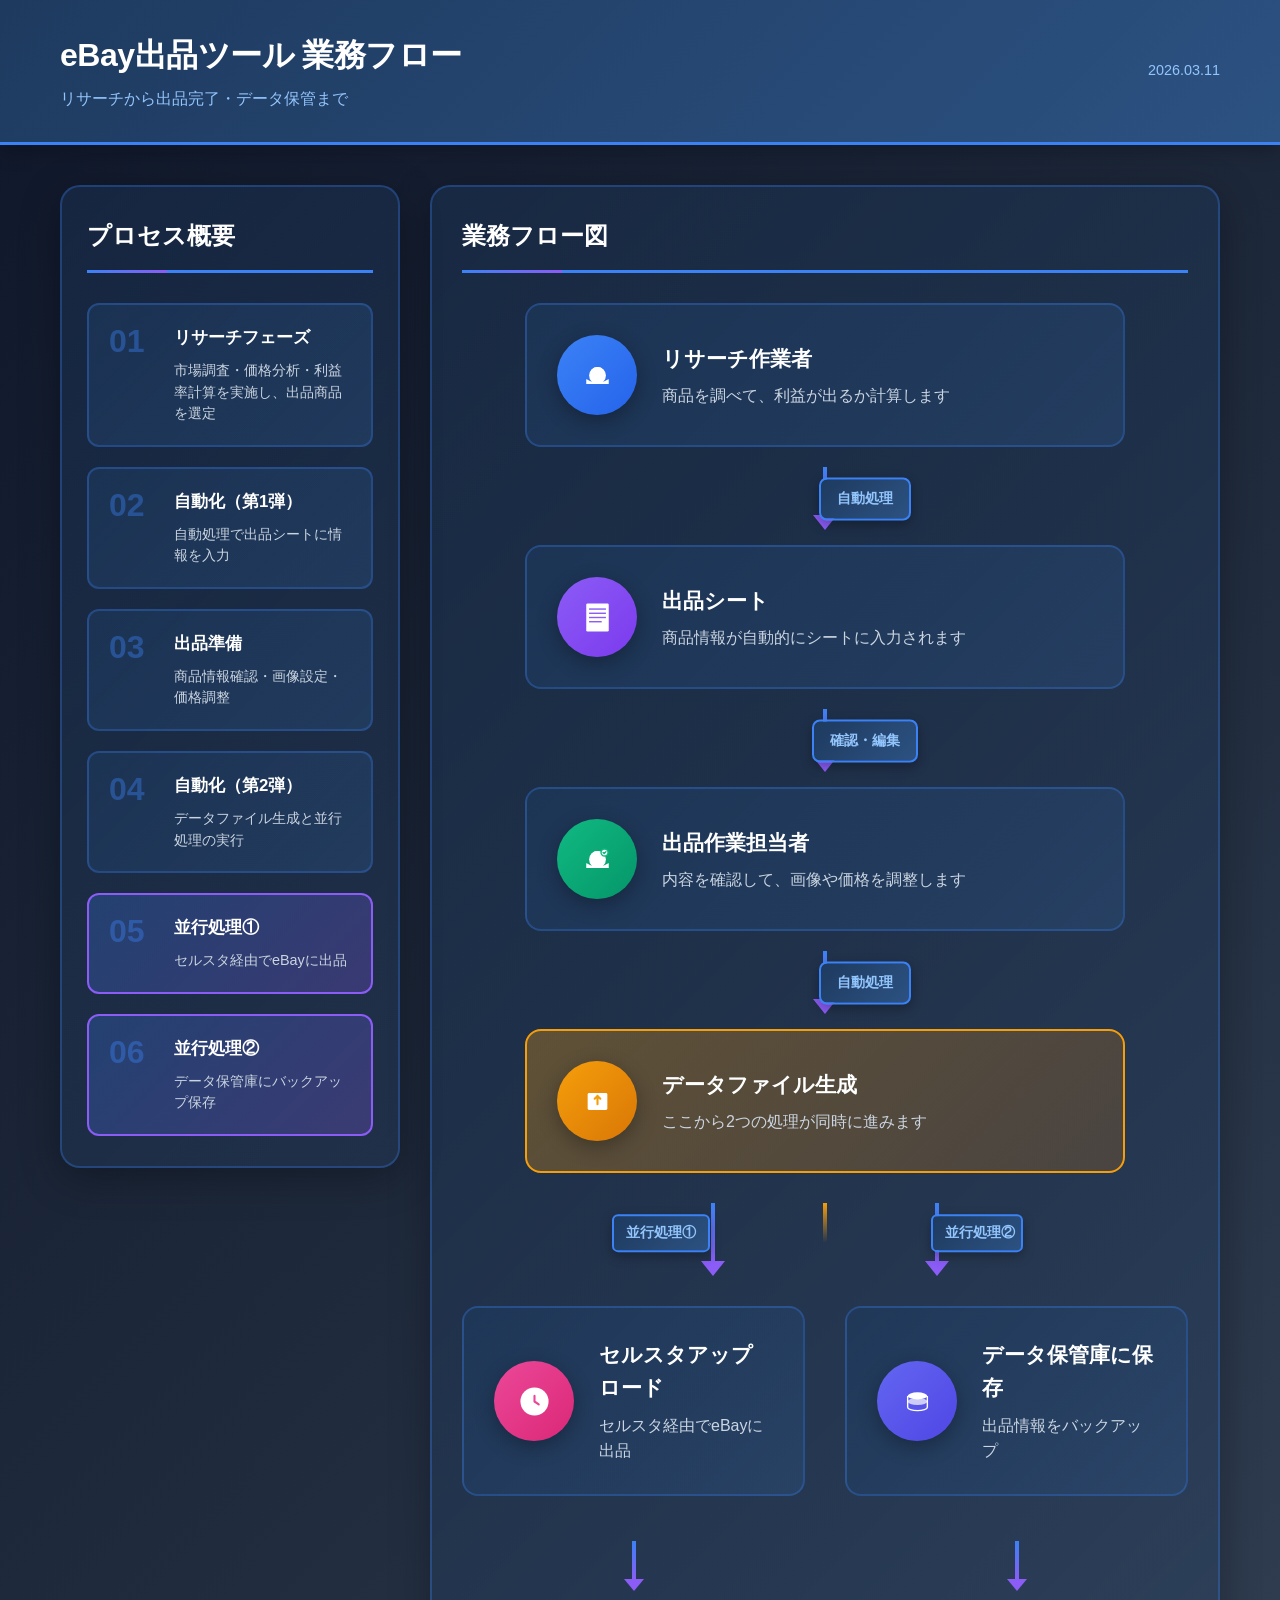
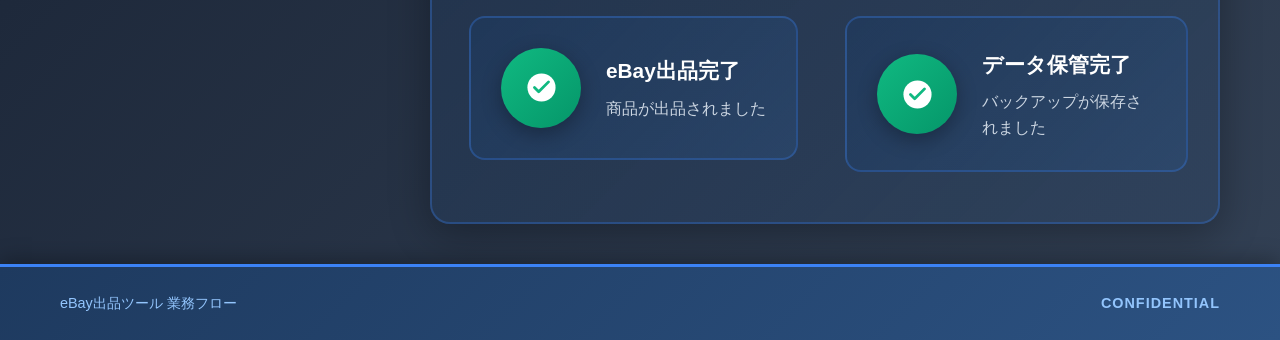
<file: docs/listing/workflow-diagram/index.html>
<!DOCTYPE html>
<html lang="ja">
<head>
    <meta charset="UTF-8">
    <meta name="viewport" content="width=device-width, initial-scale=1.0">
    <title>eBay出品ツール - 業務フロー</title>
    <link rel="stylesheet" href="style.css">
</head>
<body>
    <div class="presentation">
        <!-- ヘッダー -->
        <header class="presentation-header">
            <div class="header-content">
                <h1>eBay出品ツール 業務フロー</h1>
                <p class="subtitle">リサーチから出品完了・データ保管まで</p>
            </div>
            <div class="header-meta">
                <span>2026.03.11</span>
            </div>
        </header>

        <!-- メインコンテンツ -->
        <main class="presentation-main">
            <div class="two-column-layout">
                <!-- 左カラム: プロセス概要 -->
                <aside class="process-overview">
                    <h2 class="overview-title">プロセス概要</h2>
                    <div class="process-list">
                        <div class="process-step">
                            <div class="step-number">01</div>
                            <div class="step-content">
                                <h3>リサーチフェーズ</h3>
                                <p>市場調査・価格分析・利益率計算を実施し、出品商品を選定</p>
                            </div>
                        </div>

                        <div class="process-step">
                            <div class="step-number">02</div>
                            <div class="step-content">
                                <h3>自動化（第1弾）</h3>
                                <p>自動処理で出品シートに情報を入力</p>
                            </div>
                        </div>

                        <div class="process-step">
                            <div class="step-number">03</div>
                            <div class="step-content">
                                <h3>出品準備</h3>
                                <p>商品情報確認・画像設定・価格調整</p>
                            </div>
                        </div>

                        <div class="process-step">
                            <div class="step-number">04</div>
                            <div class="step-content">
                                <h3>自動化（第2弾）</h3>
                                <p>データファイル生成と並行処理の実行</p>
                            </div>
                        </div>

                        <div class="process-step highlight">
                            <div class="step-number">05</div>
                            <div class="step-content">
                                <h3>並行処理①</h3>
                                <p>セルスタ経由でeBayに出品</p>
                            </div>
                        </div>

                        <div class="process-step highlight">
                            <div class="step-number">06</div>
                            <div class="step-content">
                                <h3>並行処理②</h3>
                                <p>データ保管庫にバックアップ保存</p>
                            </div>
                        </div>
                    </div>
                </aside>

                <!-- 右カラム: ビジュアルフロー -->
                <section class="visual-flow">
                    <h2 class="flow-title">業務フロー図</h2>

                    <!-- ステップ1: リサーチ作業者 -->
                    <div class="flow-step">
                        <div class="step-icon-large blue">
                            <svg viewBox="0 0 64 64" fill="none" xmlns="http://www.w3.org/2000/svg">
                                <circle cx="32" cy="32" r="12" fill="#FFFFFF"/>
                                <path d="M32 20C26.48 20 22 24.48 22 30C22 35.52 26.48 40 32 40C37.52 40 42 35.52 42 30C42 24.48 37.52 20 32 20ZM32 36C28.69 36 26 33.31 26 30C26 26.69 28.69 24 32 24C35.31 24 38 26.69 38 30C38 33.31 35.31 36 32 36Z" fill="#FFFFFF"/>
                                <path d="M32 42C23 42 16 37 16 37V44H48V37C48 37 41 42 32 42Z" fill="#FFFFFF"/>
                            </svg>
                        </div>
                        <div class="step-info">
                            <h3>リサーチ作業者</h3>
                            <p>商品を調べて、利益が出るか計算します</p>
                        </div>
                    </div>

                    <!-- 矢印 -->
                    <div class="flow-arrow">
                        <div class="arrow-line"></div>
                        <div class="arrow-head"></div>
                        <span class="arrow-label">自動処理</span>
                    </div>

                    <!-- ステップ2: 出品シート出力 -->
                    <div class="flow-step">
                        <div class="step-icon-large purple">
                            <svg viewBox="0 0 64 64" fill="none" xmlns="http://www.w3.org/2000/svg">
                                <rect x="16" y="12" width="32" height="40" rx="2" fill="#FFFFFF"/>
                                <line x1="20" y1="20" x2="44" y2="20" stroke="#8B5CF6" stroke-width="2"/>
                                <line x1="20" y1="26" x2="44" y2="26" stroke="#8B5CF6" stroke-width="2"/>
                                <line x1="20" y1="32" x2="44" y2="32" stroke="#8B5CF6" stroke-width="2"/>
                                <line x1="20" y1="38" x2="38" y2="38" stroke="#8B5CF6" stroke-width="2"/>
                            </svg>
                        </div>
                        <div class="step-info">
                            <h3>出品シート</h3>
                            <p>商品情報が自動的にシートに入力されます</p>
                        </div>
                    </div>

                    <!-- 矢印 -->
                    <div class="flow-arrow">
                        <div class="arrow-line"></div>
                        <div class="arrow-head"></div>
                        <span class="arrow-label">確認・編集</span>
                    </div>

                    <!-- ステップ3: 出品作業担当者 -->
                    <div class="flow-step">
                        <div class="step-icon-large green">
                            <svg viewBox="0 0 64 64" fill="none" xmlns="http://www.w3.org/2000/svg">
                                <circle cx="32" cy="32" r="12" fill="#FFFFFF"/>
                                <path d="M32 20C26.48 20 22 24.48 22 30C22 35.52 26.48 40 32 40C37.52 40 42 35.52 42 30C42 24.48 37.52 20 32 20ZM32 36C28.69 36 26 33.31 26 30C26 26.69 28.69 24 32 24C35.31 24 38 26.69 38 30C38 33.31 35.31 36 32 36Z" fill="#FFFFFF"/>
                                <path d="M32 42C23 42 16 37 16 37V44H48V37C48 37 41 42 32 42Z" fill="#FFFFFF"/>
                                <circle cx="42" cy="22" r="5" fill="#FFF" stroke="#10B981" stroke-width="2"/>
                                <path d="M40 22L41.5 23.5L44 21" stroke="#10B981" stroke-width="2" stroke-linecap="round" stroke-linejoin="round"/>
                            </svg>
                        </div>
                        <div class="step-info">
                            <h3>出品作業担当者</h3>
                            <p>内容を確認して、画像や価格を調整します</p>
                        </div>
                    </div>

                    <!-- 矢印 -->
                    <div class="flow-arrow">
                        <div class="arrow-line"></div>
                        <div class="arrow-head"></div>
                        <span class="arrow-label">自動処理</span>
                    </div>

                    <!-- ステップ4: データファイル生成（分岐点） -->
                    <div class="flow-step branch-point">
                        <div class="step-icon-large orange">
                            <svg viewBox="0 0 64 64" fill="none" xmlns="http://www.w3.org/2000/svg">
                                <rect x="18" y="20" width="28" height="24" rx="2" fill="#FFFFFF"/>
                                <path d="M28 28L32 24L36 28M32 24V36" stroke="#F59E0B" stroke-width="3" stroke-linecap="round" stroke-linejoin="round"/>
                            </svg>
                        </div>
                        <div class="step-info">
                            <h3>データファイル生成</h3>
                            <p>ここから2つの処理が同時に進みます</p>
                        </div>
                    </div>

                    <!-- 分岐矢印 -->
                    <div class="branch-arrows">
                        <div class="branch-left">
                            <div class="arrow-line"></div>
                            <div class="arrow-head"></div>
                            <span class="arrow-label">並行処理①</span>
                        </div>
                        <div class="branch-right">
                            <div class="arrow-line"></div>
                            <div class="arrow-head"></div>
                            <span class="arrow-label">並行処理②</span>
                        </div>
                    </div>

                    <!-- 並行処理 -->
                    <div class="parallel-flow">
                        <!-- 左側: セルスタアップロード -->
                        <div class="parallel-path">
                            <div class="flow-step">
                                <div class="step-icon-large pink">
                                    <svg viewBox="0 0 64 64" fill="none" xmlns="http://www.w3.org/2000/svg">
                                        <circle cx="32" cy="32" r="20" fill="#FFFFFF"/>
                                        <path d="M32 24V32L38 36" stroke="#EC4899" stroke-width="3" stroke-linecap="round" stroke-linejoin="round"/>
                                    </svg>
                                </div>
                                <div class="step-info">
                                    <h3>セルスタアップロード</h3>
                                    <p>セルスタ経由でeBayに出品</p>
                                </div>
                            </div>

                            <div class="flow-arrow-small">
                                <div class="arrow-line"></div>
                                <div class="arrow-head"></div>
                            </div>

                            <div class="flow-step">
                                <div class="step-icon-large success">
                                    <svg viewBox="0 0 64 64" fill="none" xmlns="http://www.w3.org/2000/svg">
                                        <circle cx="32" cy="32" r="20" fill="#FFFFFF"/>
                                        <path d="M22 32L28 38L42 24" stroke="#10B981" stroke-width="4" stroke-linecap="round" stroke-linejoin="round"/>
                                    </svg>
                                </div>
                                <div class="step-info">
                                    <h3>eBay出品完了</h3>
                                    <p>商品が出品されました</p>
                                </div>
                            </div>
                        </div>

                        <!-- 右側: データベース保存 -->
                        <div class="parallel-path">
                            <div class="flow-step">
                                <div class="step-icon-large indigo">
                                    <svg viewBox="0 0 64 64" fill="none" xmlns="http://www.w3.org/2000/svg">
                                        <ellipse cx="32" cy="24" rx="14" ry="5" fill="#FFFFFF"/>
                                        <path d="M18 24V40C18 42.7614 24.2686 45 32 45C39.7314 45 46 42.7614 46 40V24" stroke="#FFFFFF" stroke-width="2"/>
                                        <ellipse cx="32" cy="32" rx="14" ry="5" fill="#FFFFFF" opacity="0.7"/>
                                    </svg>
                                </div>
                                <div class="step-info">
                                    <h3>データ保管庫に保存</h3>
                                    <p>出品情報をバックアップ</p>
                                </div>
                            </div>

                            <div class="flow-arrow-small">
                                <div class="arrow-line"></div>
                                <div class="arrow-head"></div>
                            </div>

                            <div class="flow-step">
                                <div class="step-icon-large success">
                                    <svg viewBox="0 0 64 64" fill="none" xmlns="http://www.w3.org/2000/svg">
                                        <circle cx="32" cy="32" r="20" fill="#FFFFFF"/>
                                        <path d="M22 32L28 38L42 24" stroke="#10B981" stroke-width="4" stroke-linecap="round" stroke-linejoin="round"/>
                                    </svg>
                                </div>
                                <div class="step-info">
                                    <h3>データ保管完了</h3>
                                    <p>バックアップが保存されました</p>
                                </div>
                            </div>
                        </div>
                    </div>
                </section>
            </div>
        </main>

        <!-- フッター -->
        <footer class="presentation-footer">
            <div class="footer-left">
                <span>eBay出品ツール 業務フロー</span>
            </div>
            <div class="footer-right">
                <span>Confidential</span>
            </div>
        </footer>
    </div>
</body>
</html>
</file>
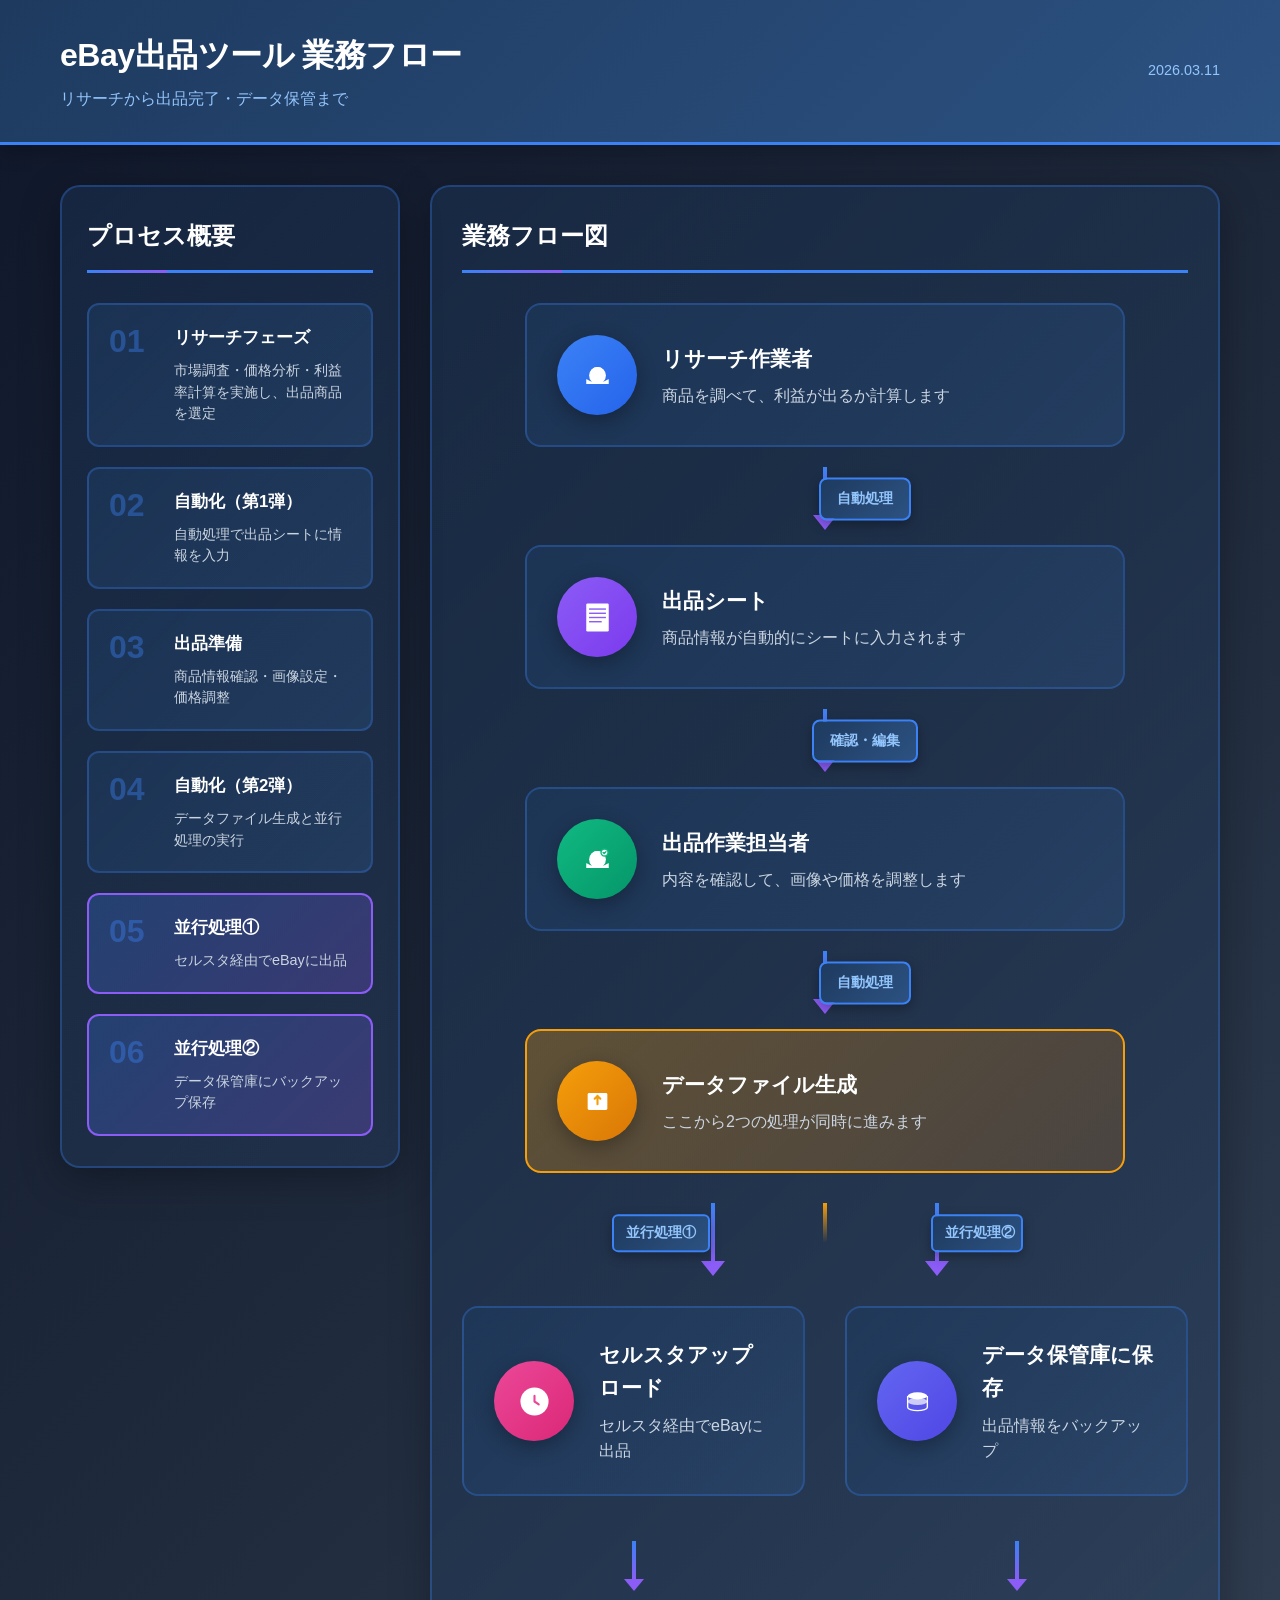
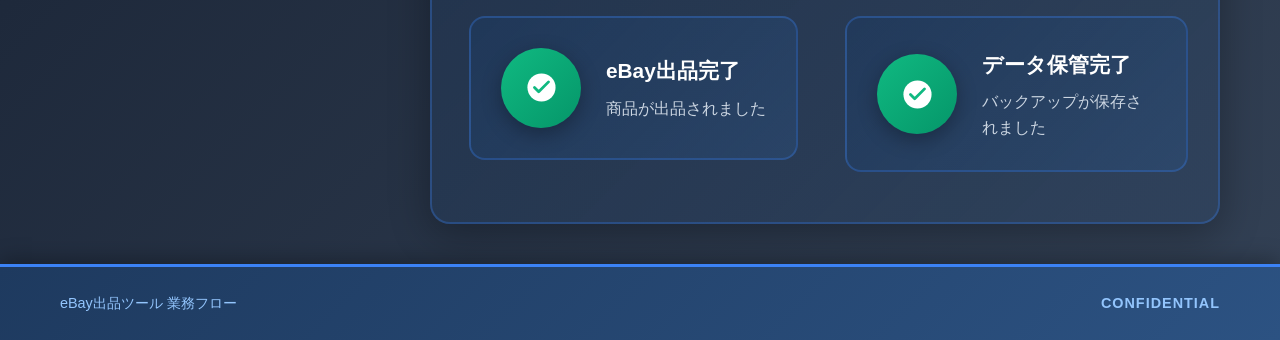
<file: docs/listing/workflow-diagram/workflow-diagram-standalone.html>
<!DOCTYPE html>
<html lang="ja">
<head>
    <meta charset="UTF-8">
    <meta name="viewport" content="width=device-width, initial-scale=1.0">
    <title>eBay出品ツール - 業務フロー</title>
    <style>
/* ==========================================
   リセット & ベーススタイル
   ========================================== */
* {
    margin: 0;
    padding: 0;
    box-sizing: border-box;
}

html {
    scroll-behavior: smooth;
}

body {
    font-family: -apple-system, BlinkMacSystemFont, 'Segoe UI', 'Roboto', 'Helvetica Neue', Arial, sans-serif;
    background: linear-gradient(135deg, #0f172a 0%, #1e293b 50%, #334155 100%);
    color: #e2e8f0;
    line-height: 1.6;
    overflow-x: hidden;
}

/* ==========================================
   プレゼンテーションコンテナ
   ========================================== */
.presentation {
    min-height: 100vh;
    display: flex;
    flex-direction: column;
}

/* ==========================================
   ヘッダー
   ========================================== */
.presentation-header {
    background: linear-gradient(135deg, #1e3a5f 0%, #2c5282 100%);
    padding: 30px 60px;
    display: flex;
    justify-content: space-between;
    align-items: center;
    border-bottom: 3px solid #3b82f6;
    box-shadow: 0 4px 20px rgba(0, 0, 0, 0.3);
}

.header-content h1 {
    font-size: 2rem;
    font-weight: 700;
    color: #ffffff;
    margin-bottom: 5px;
    letter-spacing: -0.5px;
}

.header-content .subtitle {
    font-size: 1rem;
    color: #93c5fd;
    font-weight: 400;
}

.header-meta {
    font-size: 0.9rem;
    color: #93c5fd;
    font-weight: 500;
}

/* ==========================================
   メインコンテンツ
   ========================================== */
.presentation-main {
    flex: 1;
    padding: 40px 60px;
}

/* ==========================================
   2カラムレイアウト
   ========================================== */
.two-column-layout {
    display: grid;
    grid-template-columns: 380px 1fr;
    gap: 40px;
    max-width: 1800px;
    margin: 0 auto;
}

/* ==========================================
   左カラム: プロセス概要
   ========================================== */
.process-overview {
    background: linear-gradient(135deg, rgba(30, 58, 95, 0.4) 0%, rgba(44, 82, 130, 0.2) 100%);
    padding: 40px 30px;
    border-radius: 20px;
    border: 2px solid rgba(59, 130, 246, 0.3);
    box-shadow: 0 10px 40px rgba(0, 0, 0, 0.3);
    height: fit-content;
    position: sticky;
    top: 40px;
}

.overview-title {
    font-size: 1.5rem;
    font-weight: 700;
    color: #ffffff;
    margin-bottom: 30px;
    padding-bottom: 15px;
    border-bottom: 3px solid #3b82f6;
    position: relative;
}

.overview-title::after {
    content: '';
    position: absolute;
    bottom: -3px;
    left: 0;
    width: 80px;
    height: 3px;
    background: linear-gradient(90deg, #3b82f6 0%, #8b5cf6 100%);
}

.process-list {
    display: flex;
    flex-direction: column;
    gap: 20px;
}

.process-step {
    background: linear-gradient(135deg, rgba(30, 58, 95, 0.6) 0%, rgba(44, 82, 130, 0.4) 100%);
    padding: 20px;
    border-radius: 12px;
    border: 2px solid rgba(59, 130, 246, 0.3);
    display: flex;
    gap: 15px;
    align-items: flex-start;
    transition: all 0.3s ease;
    position: relative;
    overflow: hidden;
}

.process-step::before {
    content: '';
    position: absolute;
    top: 0;
    left: 0;
    right: 0;
    height: 3px;
    background: linear-gradient(90deg, #3b82f6 0%, #8b5cf6 100%);
    transform: scaleX(0);
    transform-origin: left;
    transition: transform 0.3s ease;
}

.process-step:hover::before {
    transform: scaleX(1);
}

.process-step:hover {
    transform: translateX(5px);
    border-color: #3b82f6;
    box-shadow: 0 4px 20px rgba(59, 130, 246, 0.3);
}

.process-step.highlight {
    background: linear-gradient(135deg, rgba(59, 130, 246, 0.25) 0%, rgba(139, 92, 246, 0.25) 100%);
    border-color: #8b5cf6;
}

.step-number {
    font-size: 2rem;
    font-weight: 800;
    color: #3b82f6;
    line-height: 1;
    opacity: 0.4;
    min-width: 50px;
}

.step-content h3 {
    font-size: 1.05rem;
    font-weight: 700;
    color: #ffffff;
    margin-bottom: 8px;
}

.step-content p {
    font-size: 0.9rem;
    color: #cbd5e1;
    line-height: 1.5;
}

/* ==========================================
   右カラム: ビジュアルフロー
   ========================================== */
.visual-flow {
    background: linear-gradient(135deg, rgba(30, 58, 95, 0.4) 0%, rgba(44, 82, 130, 0.2) 100%);
    padding: 40px;
    border-radius: 20px;
    border: 2px solid rgba(59, 130, 246, 0.3);
    box-shadow: 0 10px 40px rgba(0, 0, 0, 0.3);
}

.flow-title {
    font-size: 1.5rem;
    font-weight: 700;
    color: #ffffff;
    margin-bottom: 30px;
    padding-bottom: 15px;
    border-bottom: 3px solid #3b82f6;
    position: relative;
}

.flow-title::after {
    content: '';
    position: absolute;
    bottom: -3px;
    left: 0;
    width: 100px;
    height: 3px;
    background: linear-gradient(90deg, #3b82f6 0%, #8b5cf6 100%);
}

/* フローステップ */
.flow-step {
    display: flex;
    align-items: center;
    gap: 25px;
    padding: 30px;
    background: linear-gradient(135deg, rgba(30, 58, 95, 0.6) 0%, rgba(44, 82, 130, 0.4) 100%);
    border-radius: 16px;
    border: 2px solid rgba(59, 130, 246, 0.3);
    margin: 0 auto 20px;
    max-width: 600px;
    transition: all 0.3s ease;
}

.flow-step:hover {
    transform: translateY(-3px);
    box-shadow: 0 8px 30px rgba(59, 130, 246, 0.4);
    border-color: #3b82f6;
}

/* アイコン */
.step-icon-large {
    width: 80px;
    height: 80px;
    border-radius: 50%;
    display: flex;
    align-items: center;
    justify-content: center;
    flex-shrink: 0;
    box-shadow: 0 6px 20px rgba(0, 0, 0, 0.3);
    transition: all 0.3s ease;
}

.flow-step:hover .step-icon-large {
    transform: scale(1.1);
}

.step-icon-large svg {
    width: 45px;
    height: 45px;
}

/* アイコンカラーバリエーション */
.step-icon-large.blue {
    background: linear-gradient(135deg, #3b82f6 0%, #2563eb 100%);
}

.step-icon-large.purple {
    background: linear-gradient(135deg, #8b5cf6 0%, #7c3aed 100%);
}

.step-icon-large.green {
    background: linear-gradient(135deg, #10b981 0%, #059669 100%);
}

.step-icon-large.orange {
    background: linear-gradient(135deg, #f59e0b 0%, #d97706 100%);
}

.step-icon-large.pink {
    background: linear-gradient(135deg, #ec4899 0%, #db2777 100%);
}

.step-icon-large.indigo {
    background: linear-gradient(135deg, #6366f1 0%, #4f46e5 100%);
}

.step-icon-large.success {
    background: linear-gradient(135deg, #10b981 0%, #059669 100%);
}

/* ステップ情報 */
.step-info {
    flex: 1;
}

.step-info h3 {
    font-size: 1.3rem;
    font-weight: 700;
    color: #ffffff;
    margin-bottom: 8px;
}

.step-info p {
    font-size: 1rem;
    color: #cbd5e1;
    line-height: 1.6;
}

/* 矢印コネクター */
.flow-arrow {
    display: flex;
    flex-direction: column;
    align-items: center;
    margin: 15px 0;
    position: relative;
}

.arrow-line {
    width: 4px;
    height: 50px;
    background: linear-gradient(180deg, #3b82f6 0%, #8b5cf6 100%);
    position: relative;
}

.arrow-head {
    width: 0;
    height: 0;
    border-left: 12px solid transparent;
    border-right: 12px solid transparent;
    border-top: 15px solid #8b5cf6;
    margin-top: -2px;
}

.arrow-label {
    position: absolute;
    left: 50%;
    top: 50%;
    transform: translate(calc(-50% + 40px), -50%);
    background: linear-gradient(135deg, #1e3a5f 0%, #2c5282 100%);
    color: #93c5fd;
    padding: 8px 16px;
    border-radius: 8px;
    font-weight: 700;
    font-size: 0.9rem;
    border: 2px solid #3b82f6;
    white-space: nowrap;
    box-shadow: 0 4px 12px rgba(0, 0, 0, 0.3);
}

/* 分岐点 */
.flow-step.branch-point {
    background: linear-gradient(135deg, rgba(245, 158, 11, 0.3) 0%, rgba(217, 119, 6, 0.2) 100%);
    border-color: #f59e0b;
}

/* 分岐矢印 */
.branch-arrows {
    display: flex;
    justify-content: center;
    gap: 200px;
    margin: 30px 0;
    position: relative;
}

.branch-arrows::before {
    content: '';
    position: absolute;
    top: 0;
    left: 50%;
    transform: translateX(-50%);
    width: 4px;
    height: 40px;
    background: linear-gradient(180deg, #f59e0b 0%, transparent 100%);
}

.branch-left,
.branch-right {
    display: flex;
    flex-direction: column;
    align-items: center;
    position: relative;
}

.branch-left .arrow-line,
.branch-right .arrow-line {
    width: 4px;
    height: 60px;
    background: linear-gradient(180deg, #3b82f6 0%, #8b5cf6 100%);
}

.branch-left .arrow-head,
.branch-right .arrow-head {
    width: 0;
    height: 0;
    border-left: 12px solid transparent;
    border-right: 12px solid transparent;
    border-top: 15px solid #8b5cf6;
    margin-top: -2px;
}

.branch-left .arrow-label,
.branch-right .arrow-label {
    position: absolute;
    top: 30px;
    background: linear-gradient(135deg, #1e3a5f 0%, #2c5282 100%);
    color: #93c5fd;
    padding: 6px 12px;
    border-radius: 6px;
    font-weight: 700;
    font-size: 0.85rem;
    border: 2px solid #3b82f6;
    white-space: nowrap;
    box-shadow: 0 4px 12px rgba(0, 0, 0, 0.3);
}

.branch-left .arrow-label {
    left: -80px;
}

.branch-right .arrow-label {
    right: -80px;
}

/* 並行処理 */
.parallel-flow {
    display: grid;
    grid-template-columns: 1fr 1fr;
    gap: 40px;
    margin-top: 20px;
}

.parallel-path {
    display: flex;
    flex-direction: column;
    gap: 15px;
}

/* 小さい矢印 */
.flow-arrow-small {
    display: flex;
    flex-direction: column;
    align-items: center;
    margin: 10px 0;
}

.flow-arrow-small .arrow-line {
    width: 4px;
    height: 40px;
    background: linear-gradient(180deg, #3b82f6 0%, #8b5cf6 100%);
}

.flow-arrow-small .arrow-head {
    width: 0;
    height: 0;
    border-left: 10px solid transparent;
    border-right: 10px solid transparent;
    border-top: 12px solid #8b5cf6;
    margin-top: -2px;
}

/* ==========================================
   フッター
   ========================================== */
.presentation-footer {
    background: linear-gradient(135deg, #1e3a5f 0%, #2c5282 100%);
    padding: 25px 60px;
    display: flex;
    justify-content: space-between;
    align-items: center;
    border-top: 3px solid #3b82f6;
    box-shadow: 0 -4px 20px rgba(0, 0, 0, 0.3);
}

.footer-left,
.footer-right {
    font-size: 0.9rem;
    color: #93c5fd;
    font-weight: 500;
}

.footer-right {
    text-transform: uppercase;
    letter-spacing: 1px;
    font-weight: 600;
}

/* ==========================================
   レスポンシブデザイン
   ========================================== */
@media (max-width: 1400px) {
    .two-column-layout {
        grid-template-columns: 340px 1fr;
        gap: 30px;
    }

    .process-overview {
        padding: 30px 25px;
    }

    .visual-flow {
        padding: 30px;
    }
}

@media (max-width: 1200px) {
    .two-column-layout {
        grid-template-columns: 1fr;
        gap: 40px;
    }

    .process-overview {
        position: static;
    }

    .parallel-flow {
        grid-template-columns: 1fr;
        gap: 30px;
    }

    .branch-arrows {
        gap: 0;
        flex-direction: column;
        align-items: center;
    }

    .branch-left .arrow-label,
    .branch-right .arrow-label {
        position: static;
        margin-top: 10px;
    }
}

@media (max-width: 768px) {
    .presentation-header {
        padding: 20px 30px;
        flex-direction: column;
        text-align: center;
        gap: 15px;
    }

    .header-content h1 {
        font-size: 1.5rem;
    }

    .presentation-main {
        padding: 30px 20px;
    }

    .process-overview,
    .visual-flow {
        padding: 25px 20px;
    }

    .process-list {
        gap: 15px;
    }

    .process-step {
        padding: 15px;
    }

    .step-number {
        font-size: 1.5rem;
        min-width: 40px;
    }

    .step-content h3 {
        font-size: 0.95rem;
    }

    .step-content p {
        font-size: 0.85rem;
    }

    .flow-step {
        flex-direction: column;
        padding: 20px;
        text-align: center;
    }

    .step-icon-large {
        width: 70px;
        height: 70px;
    }

    .step-icon-large svg {
        width: 40px;
        height: 40px;
    }

    .step-info h3 {
        font-size: 1.1rem;
    }

    .step-info p {
        font-size: 0.9rem;
    }

    .arrow-label {
        transform: translate(-50%, -50%);
        left: 50%;
        font-size: 0.8rem;
        padding: 6px 12px;
    }

    .branch-arrows {
        gap: 20px;
    }

    .presentation-footer {
        padding: 20px 30px;
        flex-direction: column;
        gap: 10px;
        text-align: center;
    }
}

/* ==========================================
   印刷用スタイル
   ========================================== */
@media print {
    body {
        background: white;
    }

    .presentation {
        background: white;
    }

    .two-column-layout {
        grid-template-columns: 1fr;
    }

    .process-overview {
        page-break-after: always;
    }

    .presentation-header,
    .presentation-footer {
        background: #1e3a5f;
        -webkit-print-color-adjust: exact;
        print-color-adjust: exact;
    }
}

/* ==========================================
   アクセシビリティ
   ========================================== */
@media (prefers-reduced-motion: reduce) {
    *,
    *::before,
    *::after {
        animation-duration: 0.01ms !important;
        animation-iteration-count: 1 !important;
        transition-duration: 0.01ms !important;
    }
}

/* ==========================================
   スクロールバーのカスタマイズ
   ========================================== */
::-webkit-scrollbar {
    width: 12px;
}

::-webkit-scrollbar-track {
    background: #0f172a;
}

::-webkit-scrollbar-thumb {
    background: linear-gradient(135deg, #3b82f6 0%, #8b5cf6 100%);
    border-radius: 6px;
}

::-webkit-scrollbar-thumb:hover {
    background: linear-gradient(135deg, #2563eb 0%, #7c3aed 100%);
}

    </style>
</head>
<body>
    <div class="presentation">
        <!-- ヘッダー -->
        <header class="presentation-header">
            <div class="header-content">
                <h1>eBay出品ツール 業務フロー</h1>
                <p class="subtitle">リサーチから出品完了・データ保管まで</p>
            </div>
            <div class="header-meta">
                <span>2026.03.11</span>
            </div>
        </header>

        <!-- メインコンテンツ -->
        <main class="presentation-main">
            <div class="two-column-layout">
                <!-- 左カラム: プロセス概要 -->
                <aside class="process-overview">
                    <h2 class="overview-title">プロセス概要</h2>
                    <div class="process-list">
                        <div class="process-step">
                            <div class="step-number">01</div>
                            <div class="step-content">
                                <h3>リサーチフェーズ</h3>
                                <p>市場調査・価格分析・利益率計算を実施し、出品商品を選定</p>
                            </div>
                        </div>

                        <div class="process-step">
                            <div class="step-number">02</div>
                            <div class="step-content">
                                <h3>自動化（第1弾）</h3>
                                <p>自動処理で出品シートに情報を入力</p>
                            </div>
                        </div>

                        <div class="process-step">
                            <div class="step-number">03</div>
                            <div class="step-content">
                                <h3>出品準備</h3>
                                <p>商品情報確認・画像設定・価格調整</p>
                            </div>
                        </div>

                        <div class="process-step">
                            <div class="step-number">04</div>
                            <div class="step-content">
                                <h3>自動化（第2弾）</h3>
                                <p>データファイル生成と並行処理の実行</p>
                            </div>
                        </div>

                        <div class="process-step highlight">
                            <div class="step-number">05</div>
                            <div class="step-content">
                                <h3>並行処理①</h3>
                                <p>セルスタ経由でeBayに出品</p>
                            </div>
                        </div>

                        <div class="process-step highlight">
                            <div class="step-number">06</div>
                            <div class="step-content">
                                <h3>並行処理②</h3>
                                <p>データ保管庫にバックアップ保存</p>
                            </div>
                        </div>
                    </div>
                </aside>

                <!-- 右カラム: ビジュアルフロー -->
                <section class="visual-flow">
                    <h2 class="flow-title">業務フロー図</h2>

                    <!-- ステップ1: リサーチ作業者 -->
                    <div class="flow-step">
                        <div class="step-icon-large blue">
                            <svg viewBox="0 0 64 64" fill="none" xmlns="http://www.w3.org/2000/svg">
                                <circle cx="32" cy="32" r="12" fill="#FFFFFF"/>
                                <path d="M32 20C26.48 20 22 24.48 22 30C22 35.52 26.48 40 32 40C37.52 40 42 35.52 42 30C42 24.48 37.52 20 32 20ZM32 36C28.69 36 26 33.31 26 30C26 26.69 28.69 24 32 24C35.31 24 38 26.69 38 30C38 33.31 35.31 36 32 36Z" fill="#FFFFFF"/>
                                <path d="M32 42C23 42 16 37 16 37V44H48V37C48 37 41 42 32 42Z" fill="#FFFFFF"/>
                            </svg>
                        </div>
                        <div class="step-info">
                            <h3>リサーチ作業者</h3>
                            <p>商品を調べて、利益が出るか計算します</p>
                        </div>
                    </div>

                    <!-- 矢印 -->
                    <div class="flow-arrow">
                        <div class="arrow-line"></div>
                        <div class="arrow-head"></div>
                        <span class="arrow-label">自動処理</span>
                    </div>

                    <!-- ステップ2: 出品シート出力 -->
                    <div class="flow-step">
                        <div class="step-icon-large purple">
                            <svg viewBox="0 0 64 64" fill="none" xmlns="http://www.w3.org/2000/svg">
                                <rect x="16" y="12" width="32" height="40" rx="2" fill="#FFFFFF"/>
                                <line x1="20" y1="20" x2="44" y2="20" stroke="#8B5CF6" stroke-width="2"/>
                                <line x1="20" y1="26" x2="44" y2="26" stroke="#8B5CF6" stroke-width="2"/>
                                <line x1="20" y1="32" x2="44" y2="32" stroke="#8B5CF6" stroke-width="2"/>
                                <line x1="20" y1="38" x2="38" y2="38" stroke="#8B5CF6" stroke-width="2"/>
                            </svg>
                        </div>
                        <div class="step-info">
                            <h3>出品シート</h3>
                            <p>商品情報が自動的にシートに入力されます</p>
                        </div>
                    </div>

                    <!-- 矢印 -->
                    <div class="flow-arrow">
                        <div class="arrow-line"></div>
                        <div class="arrow-head"></div>
                        <span class="arrow-label">確認・編集</span>
                    </div>

                    <!-- ステップ3: 出品作業担当者 -->
                    <div class="flow-step">
                        <div class="step-icon-large green">
                            <svg viewBox="0 0 64 64" fill="none" xmlns="http://www.w3.org/2000/svg">
                                <circle cx="32" cy="32" r="12" fill="#FFFFFF"/>
                                <path d="M32 20C26.48 20 22 24.48 22 30C22 35.52 26.48 40 32 40C37.52 40 42 35.52 42 30C42 24.48 37.52 20 32 20ZM32 36C28.69 36 26 33.31 26 30C26 26.69 28.69 24 32 24C35.31 24 38 26.69 38 30C38 33.31 35.31 36 32 36Z" fill="#FFFFFF"/>
                                <path d="M32 42C23 42 16 37 16 37V44H48V37C48 37 41 42 32 42Z" fill="#FFFFFF"/>
                                <circle cx="42" cy="22" r="5" fill="#FFF" stroke="#10B981" stroke-width="2"/>
                                <path d="M40 22L41.5 23.5L44 21" stroke="#10B981" stroke-width="2" stroke-linecap="round" stroke-linejoin="round"/>
                            </svg>
                        </div>
                        <div class="step-info">
                            <h3>出品作業担当者</h3>
                            <p>内容を確認して、画像や価格を調整します</p>
                        </div>
                    </div>

                    <!-- 矢印 -->
                    <div class="flow-arrow">
                        <div class="arrow-line"></div>
                        <div class="arrow-head"></div>
                        <span class="arrow-label">自動処理</span>
                    </div>

                    <!-- ステップ4: データファイル生成（分岐点） -->
                    <div class="flow-step branch-point">
                        <div class="step-icon-large orange">
                            <svg viewBox="0 0 64 64" fill="none" xmlns="http://www.w3.org/2000/svg">
                                <rect x="18" y="20" width="28" height="24" rx="2" fill="#FFFFFF"/>
                                <path d="M28 28L32 24L36 28M32 24V36" stroke="#F59E0B" stroke-width="3" stroke-linecap="round" stroke-linejoin="round"/>
                            </svg>
                        </div>
                        <div class="step-info">
                            <h3>データファイル生成</h3>
                            <p>ここから2つの処理が同時に進みます</p>
                        </div>
                    </div>

                    <!-- 分岐矢印 -->
                    <div class="branch-arrows">
                        <div class="branch-left">
                            <div class="arrow-line"></div>
                            <div class="arrow-head"></div>
                            <span class="arrow-label">並行処理①</span>
                        </div>
                        <div class="branch-right">
                            <div class="arrow-line"></div>
                            <div class="arrow-head"></div>
                            <span class="arrow-label">並行処理②</span>
                        </div>
                    </div>

                    <!-- 並行処理 -->
                    <div class="parallel-flow">
                        <!-- 左側: セルスタアップロード -->
                        <div class="parallel-path">
                            <div class="flow-step">
                                <div class="step-icon-large pink">
                                    <svg viewBox="0 0 64 64" fill="none" xmlns="http://www.w3.org/2000/svg">
                                        <circle cx="32" cy="32" r="20" fill="#FFFFFF"/>
                                        <path d="M32 24V32L38 36" stroke="#EC4899" stroke-width="3" stroke-linecap="round" stroke-linejoin="round"/>
                                    </svg>
                                </div>
                                <div class="step-info">
                                    <h3>セルスタアップロード</h3>
                                    <p>セルスタ経由でeBayに出品</p>
                                </div>
                            </div>

                            <div class="flow-arrow-small">
                                <div class="arrow-line"></div>
                                <div class="arrow-head"></div>
                            </div>

                            <div class="flow-step">
                                <div class="step-icon-large success">
                                    <svg viewBox="0 0 64 64" fill="none" xmlns="http://www.w3.org/2000/svg">
                                        <circle cx="32" cy="32" r="20" fill="#FFFFFF"/>
                                        <path d="M22 32L28 38L42 24" stroke="#10B981" stroke-width="4" stroke-linecap="round" stroke-linejoin="round"/>
                                    </svg>
                                </div>
                                <div class="step-info">
                                    <h3>eBay出品完了</h3>
                                    <p>商品が出品されました</p>
                                </div>
                            </div>
                        </div>

                        <!-- 右側: データベース保存 -->
                        <div class="parallel-path">
                            <div class="flow-step">
                                <div class="step-icon-large indigo">
                                    <svg viewBox="0 0 64 64" fill="none" xmlns="http://www.w3.org/2000/svg">
                                        <ellipse cx="32" cy="24" rx="14" ry="5" fill="#FFFFFF"/>
                                        <path d="M18 24V40C18 42.7614 24.2686 45 32 45C39.7314 45 46 42.7614 46 40V24" stroke="#FFFFFF" stroke-width="2"/>
                                        <ellipse cx="32" cy="32" rx="14" ry="5" fill="#FFFFFF" opacity="0.7"/>
                                    </svg>
                                </div>
                                <div class="step-info">
                                    <h3>データ保管庫に保存</h3>
                                    <p>出品情報をバックアップ</p>
                                </div>
                            </div>

                            <div class="flow-arrow-small">
                                <div class="arrow-line"></div>
                                <div class="arrow-head"></div>
                            </div>

                            <div class="flow-step">
                                <div class="step-icon-large success">
                                    <svg viewBox="0 0 64 64" fill="none" xmlns="http://www.w3.org/2000/svg">
                                        <circle cx="32" cy="32" r="20" fill="#FFFFFF"/>
                                        <path d="M22 32L28 38L42 24" stroke="#10B981" stroke-width="4" stroke-linecap="round" stroke-linejoin="round"/>
                                    </svg>
                                </div>
                                <div class="step-info">
                                    <h3>データ保管完了</h3>
                                    <p>バックアップが保存されました</p>
                                </div>
                            </div>
                        </div>
                    </div>
                </section>
            </div>
        </main>

        <!-- フッター -->
        <footer class="presentation-footer">
            <div class="footer-left">
                <span>eBay出品ツール 業務フロー</span>
            </div>
            <div class="footer-right">
                <span>Confidential</span>
            </div>
        </footer>
    </div>
</body>
</html>
</file>
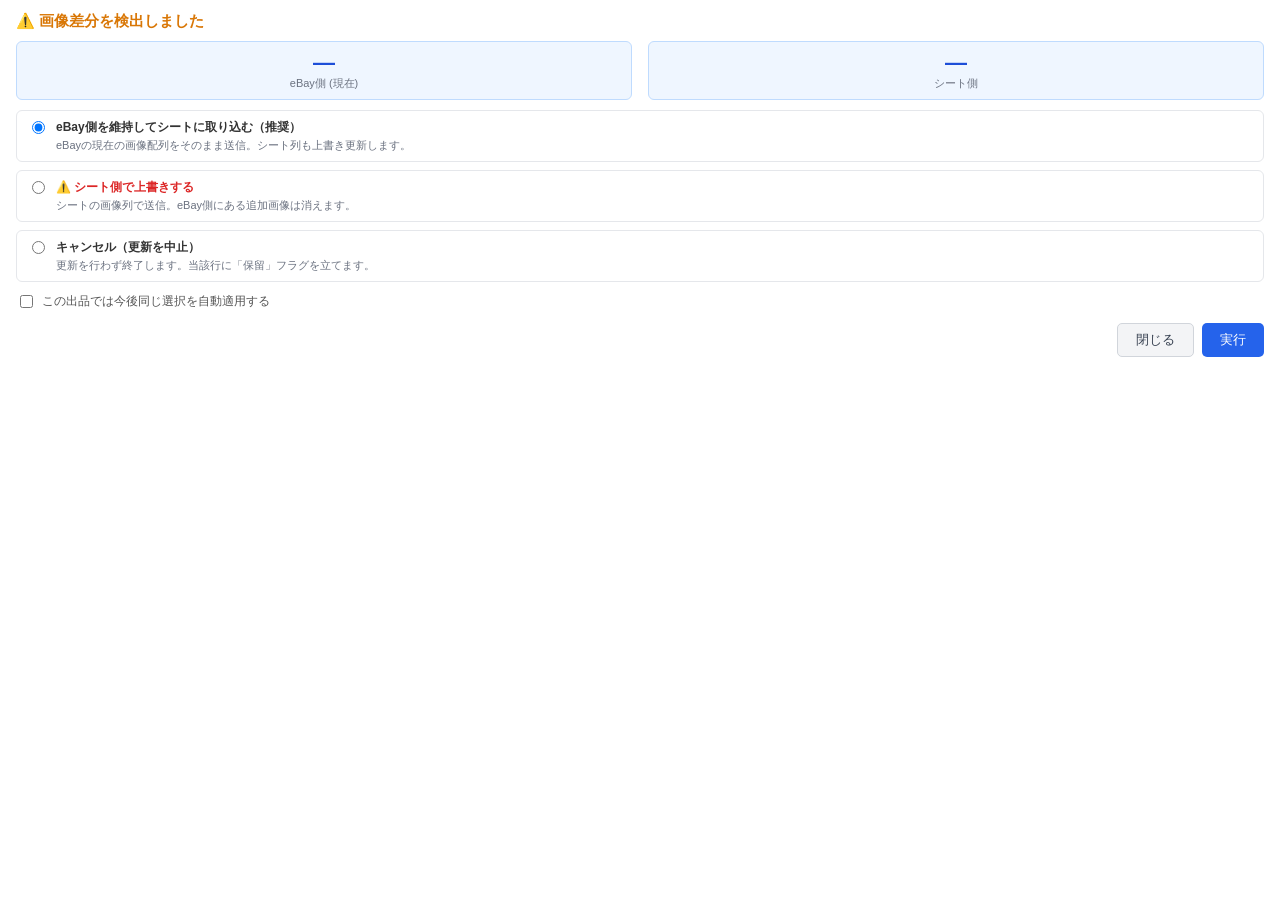
<file: gas/listing/standalone/imageDivergenceDialog.html>
<!DOCTYPE html>
<html>
<head>
  <meta charset="UTF-8">
  <style>
    body { font-family: 'Helvetica Neue', Arial, sans-serif; font-size: 13px; margin: 0; padding: 12px 16px; color: #333; }
    h2 { font-size: 15px; margin: 0 0 10px; color: #d97706; }
    .section { background: #f9fafb; border: 1px solid #e5e7eb; border-radius: 6px; padding: 10px 12px; margin-bottom: 10px; }
    .label { font-weight: bold; color: #555; margin-bottom: 4px; font-size: 12px; }
    .url-list { font-family: monospace; font-size: 11px; color: #1d4ed8; word-break: break-all; max-height: 70px; overflow-y: auto; }
    .url-list li { margin-bottom: 2px; }
    .count-row { display: flex; gap: 16px; margin-bottom: 10px; }
    .count-box { flex: 1; background: #eff6ff; border: 1px solid #bfdbfe; border-radius: 6px; padding: 8px 10px; text-align: center; }
    .count-box .num { font-size: 22px; font-weight: bold; color: #1d4ed8; }
    .count-box .desc { font-size: 11px; color: #6b7280; }
    .options { margin: 10px 0; }
    .option { display: flex; align-items: flex-start; margin-bottom: 8px; gap: 8px; padding: 8px 10px; border-radius: 6px; border: 1px solid #e5e7eb; cursor: pointer; }
    .option:hover { background: #f0f9ff; border-color: #7dd3fc; }
    .option input[type=radio] { margin-top: 2px; flex-shrink: 0; }
    .option .opt-title { font-weight: bold; font-size: 12px; }
    .option .opt-desc { color: #6b7280; font-size: 11px; margin-top: 2px; }
    .option.warn .opt-title { color: #dc2626; }
    .remember { display: flex; align-items: center; gap: 6px; font-size: 12px; color: #555; margin: 8px 0; }
    .btn-row { display: flex; gap: 8px; justify-content: flex-end; margin-top: 12px; }
    button { padding: 7px 18px; border-radius: 5px; border: none; font-size: 13px; cursor: pointer; }
    #btnOk { background: #2563eb; color: white; }
    #btnOk:hover { background: #1d4ed8; }
    #btnCancel { background: #f3f4f6; color: #374151; border: 1px solid #d1d5db; }
    #btnCancel:hover { background: #e5e7eb; }
    #status { font-size: 12px; color: #6b7280; margin-top: 6px; text-align: right; }
    .badge { display: inline-block; padding: 1px 6px; border-radius: 4px; font-size: 10px; font-weight: bold; }
    .eps { background: #d1fae5; color: #065f46; }
    .self { background: #fee2e2; color: #991b1b; }
  </style>
</head>
<body>

<h2>⚠️ 画像差分を検出しました</h2>

<div class="count-row">
  <div class="count-box">
    <div class="num" id="ebayCount">—</div>
    <div class="desc">eBay側 (現在)</div>
  </div>
  <div class="count-box">
    <div class="num" id="sheetCount">—</div>
    <div class="desc">シート側</div>
  </div>
</div>

<div class="section" id="ebayOnlySection" style="display:none">
  <div class="label">eBay側にのみ存在 <span class="badge eps">EPS</span> (UI追加の可能性)</div>
  <ul class="url-list" id="ebayOnlyList"></ul>
</div>

<div class="section" id="sheetOnlySection" style="display:none">
  <div class="label">シート側にのみ存在 <span class="badge self">Self Hosted</span> (UI削除の可能性)</div>
  <ul class="url-list" id="sheetOnlyList"></ul>
</div>

<div class="options">
  <label class="option">
    <input type="radio" name="choice" value="use_ebay" checked>
    <div>
      <div class="opt-title">eBay側を維持してシートに取り込む（推奨）</div>
      <div class="opt-desc">eBayの現在の画像配列をそのまま送信。シート列も上書き更新します。</div>
    </div>
  </label>
  <label class="option warn">
    <input type="radio" name="choice" value="use_sheet">
    <div>
      <div class="opt-title">⚠️ シート側で上書きする</div>
      <div class="opt-desc">シートの画像列で送信。eBay側にある追加画像は消えます。</div>
    </div>
  </label>
  <label class="option">
    <input type="radio" name="choice" value="cancel">
    <div>
      <div class="opt-title">キャンセル（更新を中止）</div>
      <div class="opt-desc">更新を行わず終了します。当該行に「保留」フラグを立てます。</div>
    </div>
  </label>
</div>

<label class="remember">
  <input type="checkbox" id="rememberChoice">
  この出品では今後同じ選択を自動適用する
</label>

<div class="btn-row">
  <button id="btnCancel" onclick="cancelAction()">閉じる</button>
  <button id="btnOk" onclick="submitChoice()">実行</button>
</div>
<div id="status"></div>

<script>
var _info = null;

function init() {
  var rowNumber = <?= rowNumber ?>;
  google.script.run
    .withSuccessHandler(function(info) {
      if (!info) { setStatus('差分情報の取得に失敗しました'); return; }
      _info = info;
      document.getElementById('ebayCount').textContent  = info.ebayUrls  ? info.ebayUrls.length  : 0;
      document.getElementById('sheetCount').textContent = info.sheetUrls ? info.sheetUrls.length : 0;

      var ebayOnly  = (info.ebayUrls  || []).filter(function(u) { return (info.sheetUrls || []).indexOf(u) === -1; });
      var sheetOnly = (info.sheetUrls || []).filter(function(u) { return (info.ebayUrls  || []).indexOf(u) === -1; });

      if (ebayOnly.length > 0) {
        document.getElementById('ebayOnlySection').style.display = '';
        document.getElementById('ebayOnlyList').innerHTML = ebayOnly.map(function(u) {
          return '<li>' + truncate(u, 80) + '</li>';
        }).join('');
      }
      if (sheetOnly.length > 0) {
        document.getElementById('sheetOnlySection').style.display = '';
        document.getElementById('sheetOnlyList').innerHTML = sheetOnly.map(function(u) {
          return '<li>' + truncate(u, 80) + '</li>';
        }).join('');
      }
    })
    .withFailureHandler(function(e) { setStatus('エラー: ' + e.message); })
    .getDivergenceInfo(rowNumber);
}

function truncate(s, n) {
  return s.length > n ? s.substring(0, n) + '…' : s;
}

function setStatus(msg) {
  document.getElementById('status').textContent = msg;
}

function cancelAction() {
  google.script.host.close();
}

function submitChoice() {
  if (!_info) { setStatus('差分情報が読み込まれていません'); return; }

  var choice = document.querySelector('input[name="choice"]:checked').value;
  var remember = document.getElementById('rememberChoice').checked;

  document.getElementById('btnOk').disabled = true;
  setStatus('処理中...');

  google.script.run
    .withSuccessHandler(function(result) {
      if (result && result.success) {
        setStatus('✅ 更新完了');
      } else if (result && result.skipped) {
        setStatus('スキップしました');
      } else {
        setStatus('❌ ' + (result ? result.message : '不明なエラー'));
      }
      setTimeout(function() { google.script.host.close(); }, 1500);
    })
    .withFailureHandler(function(e) {
      setStatus('❌ エラー: ' + e.message);
      document.getElementById('btnOk').disabled = false;
    })
    .resumeReviseAfterDivergence(_info.spreadsheetId, _info.rowNumber, choice, remember);
}

init();
</script>
</body>
</html>
</file>
<file: docs/listing/workflow-diagram/style.css>
/* ==========================================
   リセット & ベーススタイル
   ========================================== */
* {
    margin: 0;
    padding: 0;
    box-sizing: border-box;
}

html {
    scroll-behavior: smooth;
}

body {
    font-family: -apple-system, BlinkMacSystemFont, 'Segoe UI', 'Roboto', 'Helvetica Neue', Arial, sans-serif;
    background: linear-gradient(135deg, #0f172a 0%, #1e293b 50%, #334155 100%);
    color: #e2e8f0;
    line-height: 1.6;
    overflow-x: hidden;
}

/* ==========================================
   プレゼンテーションコンテナ
   ========================================== */
.presentation {
    min-height: 100vh;
    display: flex;
    flex-direction: column;
}

/* ==========================================
   ヘッダー
   ========================================== */
.presentation-header {
    background: linear-gradient(135deg, #1e3a5f 0%, #2c5282 100%);
    padding: 30px 60px;
    display: flex;
    justify-content: space-between;
    align-items: center;
    border-bottom: 3px solid #3b82f6;
    box-shadow: 0 4px 20px rgba(0, 0, 0, 0.3);
}

.header-content h1 {
    font-size: 2rem;
    font-weight: 700;
    color: #ffffff;
    margin-bottom: 5px;
    letter-spacing: -0.5px;
}

.header-content .subtitle {
    font-size: 1rem;
    color: #93c5fd;
    font-weight: 400;
}

.header-meta {
    font-size: 0.9rem;
    color: #93c5fd;
    font-weight: 500;
}

/* ==========================================
   メインコンテンツ
   ========================================== */
.presentation-main {
    flex: 1;
    padding: 40px 60px;
}

/* ==========================================
   2カラムレイアウト
   ========================================== */
.two-column-layout {
    display: grid;
    grid-template-columns: 380px 1fr;
    gap: 40px;
    max-width: 1800px;
    margin: 0 auto;
}

/* ==========================================
   左カラム: プロセス概要
   ========================================== */
.process-overview {
    background: linear-gradient(135deg, rgba(30, 58, 95, 0.4) 0%, rgba(44, 82, 130, 0.2) 100%);
    padding: 40px 30px;
    border-radius: 20px;
    border: 2px solid rgba(59, 130, 246, 0.3);
    box-shadow: 0 10px 40px rgba(0, 0, 0, 0.3);
    height: fit-content;
    position: sticky;
    top: 40px;
}

.overview-title {
    font-size: 1.5rem;
    font-weight: 700;
    color: #ffffff;
    margin-bottom: 30px;
    padding-bottom: 15px;
    border-bottom: 3px solid #3b82f6;
    position: relative;
}

.overview-title::after {
    content: '';
    position: absolute;
    bottom: -3px;
    left: 0;
    width: 80px;
    height: 3px;
    background: linear-gradient(90deg, #3b82f6 0%, #8b5cf6 100%);
}

.process-list {
    display: flex;
    flex-direction: column;
    gap: 20px;
}

.process-step {
    background: linear-gradient(135deg, rgba(30, 58, 95, 0.6) 0%, rgba(44, 82, 130, 0.4) 100%);
    padding: 20px;
    border-radius: 12px;
    border: 2px solid rgba(59, 130, 246, 0.3);
    display: flex;
    gap: 15px;
    align-items: flex-start;
    transition: all 0.3s ease;
    position: relative;
    overflow: hidden;
}

.process-step::before {
    content: '';
    position: absolute;
    top: 0;
    left: 0;
    right: 0;
    height: 3px;
    background: linear-gradient(90deg, #3b82f6 0%, #8b5cf6 100%);
    transform: scaleX(0);
    transform-origin: left;
    transition: transform 0.3s ease;
}

.process-step:hover::before {
    transform: scaleX(1);
}

.process-step:hover {
    transform: translateX(5px);
    border-color: #3b82f6;
    box-shadow: 0 4px 20px rgba(59, 130, 246, 0.3);
}

.process-step.highlight {
    background: linear-gradient(135deg, rgba(59, 130, 246, 0.25) 0%, rgba(139, 92, 246, 0.25) 100%);
    border-color: #8b5cf6;
}

.step-number {
    font-size: 2rem;
    font-weight: 800;
    color: #3b82f6;
    line-height: 1;
    opacity: 0.4;
    min-width: 50px;
}

.step-content h3 {
    font-size: 1.05rem;
    font-weight: 700;
    color: #ffffff;
    margin-bottom: 8px;
}

.step-content p {
    font-size: 0.9rem;
    color: #cbd5e1;
    line-height: 1.5;
}

/* ==========================================
   右カラム: ビジュアルフロー
   ========================================== */
.visual-flow {
    background: linear-gradient(135deg, rgba(30, 58, 95, 0.4) 0%, rgba(44, 82, 130, 0.2) 100%);
    padding: 40px;
    border-radius: 20px;
    border: 2px solid rgba(59, 130, 246, 0.3);
    box-shadow: 0 10px 40px rgba(0, 0, 0, 0.3);
}

.flow-title {
    font-size: 1.5rem;
    font-weight: 700;
    color: #ffffff;
    margin-bottom: 30px;
    padding-bottom: 15px;
    border-bottom: 3px solid #3b82f6;
    position: relative;
}

.flow-title::after {
    content: '';
    position: absolute;
    bottom: -3px;
    left: 0;
    width: 100px;
    height: 3px;
    background: linear-gradient(90deg, #3b82f6 0%, #8b5cf6 100%);
}

/* フローステップ */
.flow-step {
    display: flex;
    align-items: center;
    gap: 25px;
    padding: 30px;
    background: linear-gradient(135deg, rgba(30, 58, 95, 0.6) 0%, rgba(44, 82, 130, 0.4) 100%);
    border-radius: 16px;
    border: 2px solid rgba(59, 130, 246, 0.3);
    margin: 0 auto 20px;
    max-width: 600px;
    transition: all 0.3s ease;
}

.flow-step:hover {
    transform: translateY(-3px);
    box-shadow: 0 8px 30px rgba(59, 130, 246, 0.4);
    border-color: #3b82f6;
}

/* アイコン */
.step-icon-large {
    width: 80px;
    height: 80px;
    border-radius: 50%;
    display: flex;
    align-items: center;
    justify-content: center;
    flex-shrink: 0;
    box-shadow: 0 6px 20px rgba(0, 0, 0, 0.3);
    transition: all 0.3s ease;
}

.flow-step:hover .step-icon-large {
    transform: scale(1.1);
}

.step-icon-large svg {
    width: 45px;
    height: 45px;
}

/* アイコンカラーバリエーション */
.step-icon-large.blue {
    background: linear-gradient(135deg, #3b82f6 0%, #2563eb 100%);
}

.step-icon-large.purple {
    background: linear-gradient(135deg, #8b5cf6 0%, #7c3aed 100%);
}

.step-icon-large.green {
    background: linear-gradient(135deg, #10b981 0%, #059669 100%);
}

.step-icon-large.orange {
    background: linear-gradient(135deg, #f59e0b 0%, #d97706 100%);
}

.step-icon-large.pink {
    background: linear-gradient(135deg, #ec4899 0%, #db2777 100%);
}

.step-icon-large.indigo {
    background: linear-gradient(135deg, #6366f1 0%, #4f46e5 100%);
}

.step-icon-large.success {
    background: linear-gradient(135deg, #10b981 0%, #059669 100%);
}

/* ステップ情報 */
.step-info {
    flex: 1;
}

.step-info h3 {
    font-size: 1.3rem;
    font-weight: 700;
    color: #ffffff;
    margin-bottom: 8px;
}

.step-info p {
    font-size: 1rem;
    color: #cbd5e1;
    line-height: 1.6;
}

/* 矢印コネクター */
.flow-arrow {
    display: flex;
    flex-direction: column;
    align-items: center;
    margin: 15px 0;
    position: relative;
}

.arrow-line {
    width: 4px;
    height: 50px;
    background: linear-gradient(180deg, #3b82f6 0%, #8b5cf6 100%);
    position: relative;
}

.arrow-head {
    width: 0;
    height: 0;
    border-left: 12px solid transparent;
    border-right: 12px solid transparent;
    border-top: 15px solid #8b5cf6;
    margin-top: -2px;
}

.arrow-label {
    position: absolute;
    left: 50%;
    top: 50%;
    transform: translate(calc(-50% + 40px), -50%);
    background: linear-gradient(135deg, #1e3a5f 0%, #2c5282 100%);
    color: #93c5fd;
    padding: 8px 16px;
    border-radius: 8px;
    font-weight: 700;
    font-size: 0.9rem;
    border: 2px solid #3b82f6;
    white-space: nowrap;
    box-shadow: 0 4px 12px rgba(0, 0, 0, 0.3);
}

/* 分岐点 */
.flow-step.branch-point {
    background: linear-gradient(135deg, rgba(245, 158, 11, 0.3) 0%, rgba(217, 119, 6, 0.2) 100%);
    border-color: #f59e0b;
}

/* 分岐矢印 */
.branch-arrows {
    display: flex;
    justify-content: center;
    gap: 200px;
    margin: 30px 0;
    position: relative;
}

.branch-arrows::before {
    content: '';
    position: absolute;
    top: 0;
    left: 50%;
    transform: translateX(-50%);
    width: 4px;
    height: 40px;
    background: linear-gradient(180deg, #f59e0b 0%, transparent 100%);
}

.branch-left,
.branch-right {
    display: flex;
    flex-direction: column;
    align-items: center;
    position: relative;
}

.branch-left .arrow-line,
.branch-right .arrow-line {
    width: 4px;
    height: 60px;
    background: linear-gradient(180deg, #3b82f6 0%, #8b5cf6 100%);
}

.branch-left .arrow-head,
.branch-right .arrow-head {
    width: 0;
    height: 0;
    border-left: 12px solid transparent;
    border-right: 12px solid transparent;
    border-top: 15px solid #8b5cf6;
    margin-top: -2px;
}

.branch-left .arrow-label,
.branch-right .arrow-label {
    position: absolute;
    top: 30px;
    background: linear-gradient(135deg, #1e3a5f 0%, #2c5282 100%);
    color: #93c5fd;
    padding: 6px 12px;
    border-radius: 6px;
    font-weight: 700;
    font-size: 0.85rem;
    border: 2px solid #3b82f6;
    white-space: nowrap;
    box-shadow: 0 4px 12px rgba(0, 0, 0, 0.3);
}

.branch-left .arrow-label {
    left: -80px;
}

.branch-right .arrow-label {
    right: -80px;
}

/* 並行処理 */
.parallel-flow {
    display: grid;
    grid-template-columns: 1fr 1fr;
    gap: 40px;
    margin-top: 20px;
}

.parallel-path {
    display: flex;
    flex-direction: column;
    gap: 15px;
}

/* 小さい矢印 */
.flow-arrow-small {
    display: flex;
    flex-direction: column;
    align-items: center;
    margin: 10px 0;
}

.flow-arrow-small .arrow-line {
    width: 4px;
    height: 40px;
    background: linear-gradient(180deg, #3b82f6 0%, #8b5cf6 100%);
}

.flow-arrow-small .arrow-head {
    width: 0;
    height: 0;
    border-left: 10px solid transparent;
    border-right: 10px solid transparent;
    border-top: 12px solid #8b5cf6;
    margin-top: -2px;
}

/* ==========================================
   フッター
   ========================================== */
.presentation-footer {
    background: linear-gradient(135deg, #1e3a5f 0%, #2c5282 100%);
    padding: 25px 60px;
    display: flex;
    justify-content: space-between;
    align-items: center;
    border-top: 3px solid #3b82f6;
    box-shadow: 0 -4px 20px rgba(0, 0, 0, 0.3);
}

.footer-left,
.footer-right {
    font-size: 0.9rem;
    color: #93c5fd;
    font-weight: 500;
}

.footer-right {
    text-transform: uppercase;
    letter-spacing: 1px;
    font-weight: 600;
}

/* ==========================================
   レスポンシブデザイン
   ========================================== */
@media (max-width: 1400px) {
    .two-column-layout {
        grid-template-columns: 340px 1fr;
        gap: 30px;
    }

    .process-overview {
        padding: 30px 25px;
    }

    .visual-flow {
        padding: 30px;
    }
}

@media (max-width: 1200px) {
    .two-column-layout {
        grid-template-columns: 1fr;
        gap: 40px;
    }

    .process-overview {
        position: static;
    }

    .parallel-flow {
        grid-template-columns: 1fr;
        gap: 30px;
    }

    .branch-arrows {
        gap: 0;
        flex-direction: column;
        align-items: center;
    }

    .branch-left .arrow-label,
    .branch-right .arrow-label {
        position: static;
        margin-top: 10px;
    }
}

@media (max-width: 768px) {
    .presentation-header {
        padding: 20px 30px;
        flex-direction: column;
        text-align: center;
        gap: 15px;
    }

    .header-content h1 {
        font-size: 1.5rem;
    }

    .presentation-main {
        padding: 30px 20px;
    }

    .process-overview,
    .visual-flow {
        padding: 25px 20px;
    }

    .process-list {
        gap: 15px;
    }

    .process-step {
        padding: 15px;
    }

    .step-number {
        font-size: 1.5rem;
        min-width: 40px;
    }

    .step-content h3 {
        font-size: 0.95rem;
    }

    .step-content p {
        font-size: 0.85rem;
    }

    .flow-step {
        flex-direction: column;
        padding: 20px;
        text-align: center;
    }

    .step-icon-large {
        width: 70px;
        height: 70px;
    }

    .step-icon-large svg {
        width: 40px;
        height: 40px;
    }

    .step-info h3 {
        font-size: 1.1rem;
    }

    .step-info p {
        font-size: 0.9rem;
    }

    .arrow-label {
        transform: translate(-50%, -50%);
        left: 50%;
        font-size: 0.8rem;
        padding: 6px 12px;
    }

    .branch-arrows {
        gap: 20px;
    }

    .presentation-footer {
        padding: 20px 30px;
        flex-direction: column;
        gap: 10px;
        text-align: center;
    }
}

/* ==========================================
   印刷用スタイル
   ========================================== */
@media print {
    body {
        background: white;
    }

    .presentation {
        background: white;
    }

    .two-column-layout {
        grid-template-columns: 1fr;
    }

    .process-overview {
        page-break-after: always;
    }

    .presentation-header,
    .presentation-footer {
        background: #1e3a5f;
        -webkit-print-color-adjust: exact;
        print-color-adjust: exact;
    }
}

/* ==========================================
   アクセシビリティ
   ========================================== */
@media (prefers-reduced-motion: reduce) {
    *,
    *::before,
    *::after {
        animation-duration: 0.01ms !important;
        animation-iteration-count: 1 !important;
        transition-duration: 0.01ms !important;
    }
}

/* ==========================================
   スクロールバーのカスタマイズ
   ========================================== */
::-webkit-scrollbar {
    width: 12px;
}

::-webkit-scrollbar-track {
    background: #0f172a;
}

::-webkit-scrollbar-thumb {
    background: linear-gradient(135deg, #3b82f6 0%, #8b5cf6 100%);
    border-radius: 6px;
}

::-webkit-scrollbar-thumb:hover {
    background: linear-gradient(135deg, #2563eb 0%, #7c3aed 100%);
}
</file>
